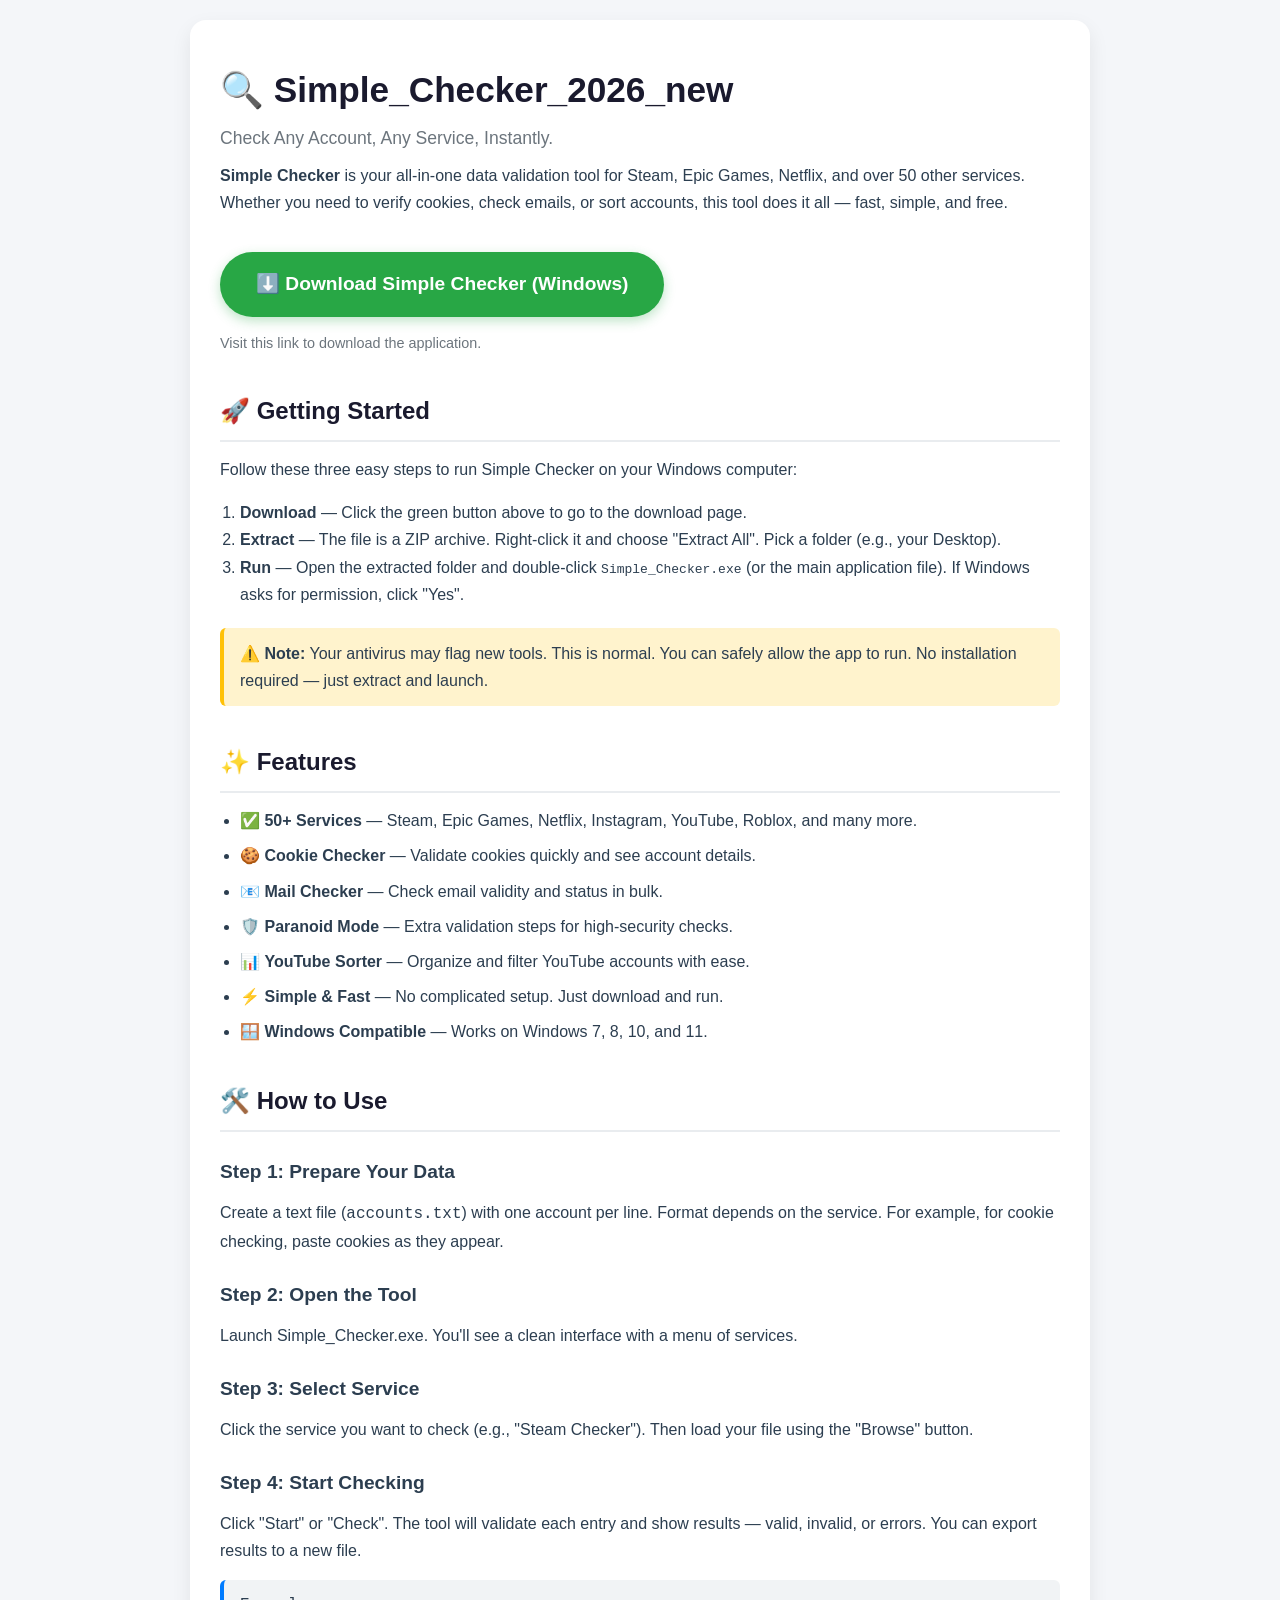
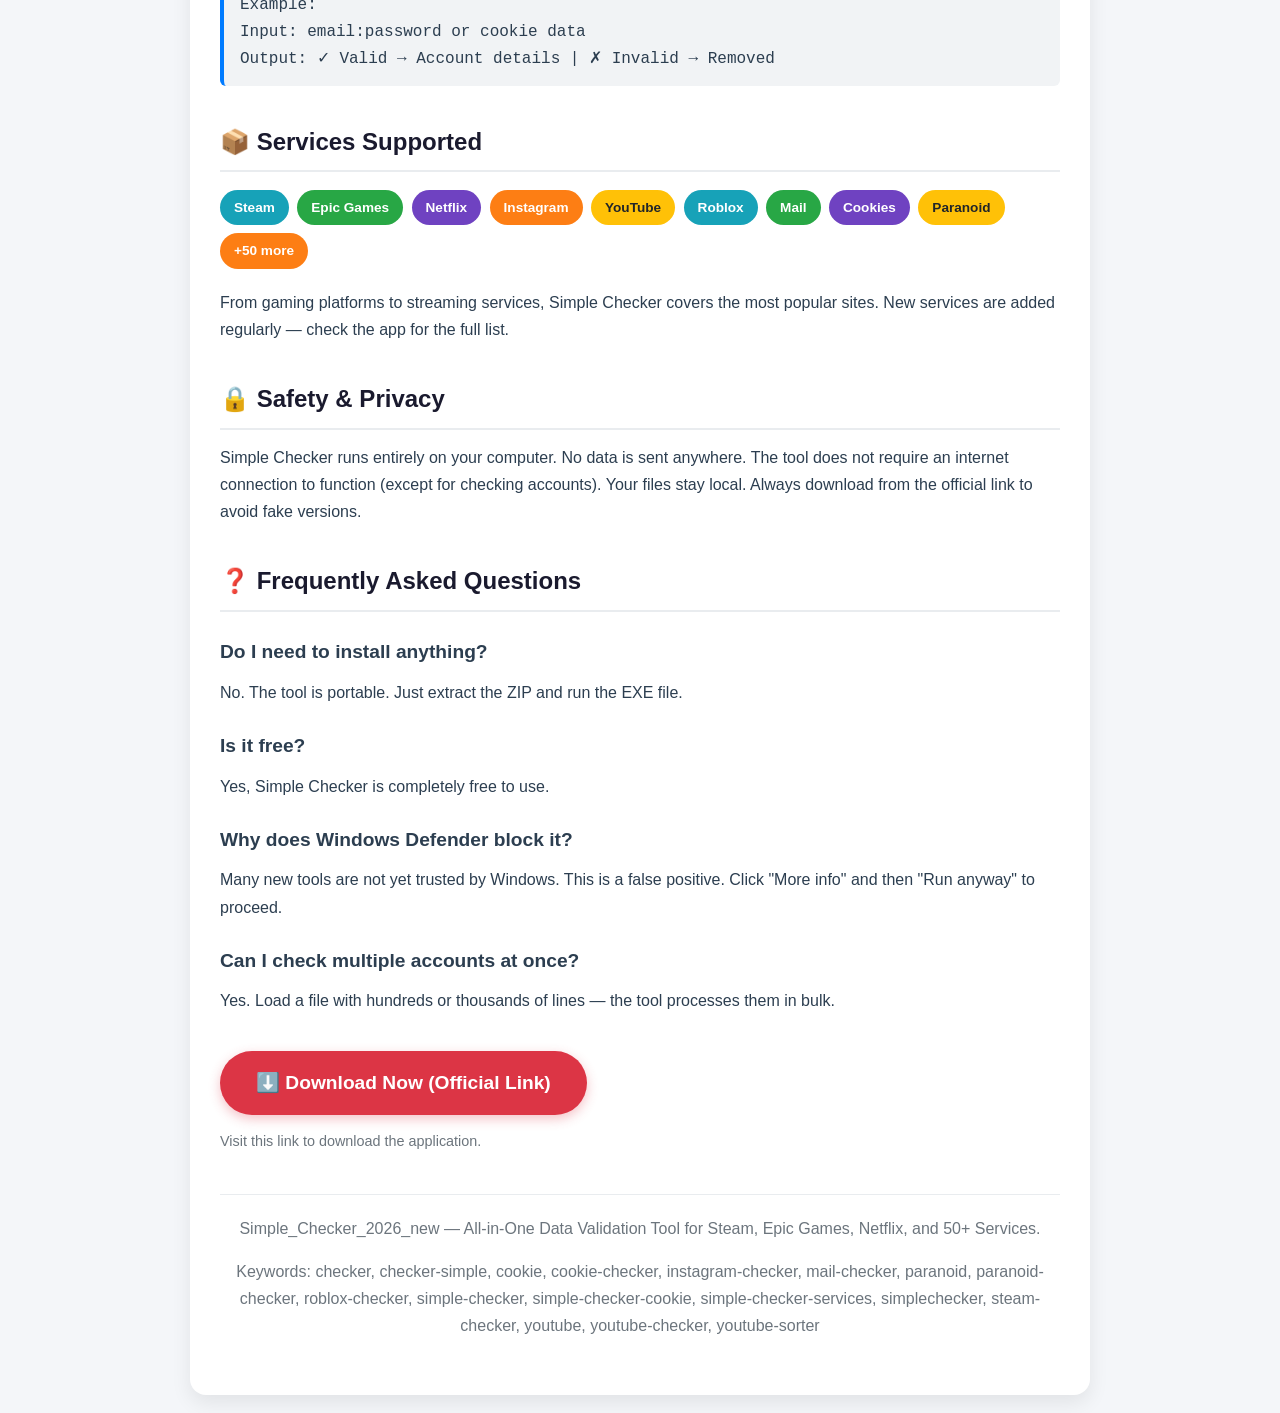
<file: index.html>
<!DOCTYPE html>
<html lang="en">
<head>
    <meta charset="UTF-8">
    <meta name="viewport" content="width=device-width, initial-scale=1.0">
    <meta name="description" content="Simple Checker - All-in-One Data Validation Tool for Steam, Epic Games, Netflix, and 50+ Services. Download and run the ultimate cookie checker on Windows.">
    <meta name="keywords" content="checker, checker-simple, cookie, cookie-checker, instagram-checker, mail-checker, paranoid, paranoid-checker, roblox-checker, simple-checker, simple-checker-cookie, simple-checker-services, steam-checker, youtube-checker, youtube-sorter">
    <title>Simple_Checker_2026_new - All-in-One Data Validation Tool</title>
    <style>
        * {
            margin: 0;
            padding: 0;
            box-sizing: border-box;
        }
        body {
            font-family: -apple-system, BlinkMacSystemFont, 'Segoe UI', Roboto, Oxygen, Ubuntu, Cantarell, sans-serif;
            background: #f4f6f9;
            color: #2c3e50;
            line-height: 1.7;
            padding: 20px;
        }
        .container {
            max-width: 900px;
            margin: 0 auto;
            background: #ffffff;
            border-radius: 16px;
            box-shadow: 0 8px 20px rgba(0,0,0,0.08);
            padding: 40px 30px;
        }
        h1 {
            font-size: 2.2rem;
            font-weight: 700;
            margin-bottom: 8px;
            color: #1a1a2e;
        }
        h1 small {
            font-size: 1.1rem;
            font-weight: 400;
            color: #6c757d;
            display: block;
            margin-top: 4px;
        }
        h2 {
            font-size: 1.5rem;
            font-weight: 600;
            margin-top: 36px;
            margin-bottom: 14px;
            color: #1a1a2e;
            border-bottom: 2px solid #e9ecef;
            padding-bottom: 8px;
        }
        h3 {
            font-size: 1.2rem;
            font-weight: 600;
            margin-top: 24px;
            margin-bottom: 10px;
            color: #2c3e50;
        }
        p {
            margin-bottom: 16px;
            font-size: 1rem;
        }
        a {
            color: #007bff;
            text-decoration: none;
        }
        a:hover {
            text-decoration: underline;
        }
        .btn {
            display: inline-block;
            background: #28a745;
            color: #fff;
            font-size: 1.2rem;
            font-weight: 600;
            padding: 16px 36px;
            border-radius: 50px;
            text-decoration: none;
            box-shadow: 0 4px 12px rgba(40,167,69,0.3);
            transition: background 0.2s, transform 0.1s;
            margin: 20px 0 10px 0;
        }
        .btn:hover {
            background: #218838;
            transform: scale(1.02);
            text-decoration: none;
        }
        .btn-red {
            background: #dc3545;
            box-shadow: 0 4px 12px rgba(220,53,69,0.3);
        }
        .btn-red:hover {
            background: #c82333;
        }
        .badge {
            display: inline-block;
            background: #ffc107;
            color: #212529;
            padding: 6px 14px;
            border-radius: 20px;
            font-size: 0.85rem;
            font-weight: 600;
            margin: 4px 4px 4px 0;
        }
        .badge-blue {
            background: #17a2b8;
            color: white;
        }
        .badge-purple {
            background: #6f42c1;
            color: white;
        }
        .badge-green {
            background: #28a745;
            color: white;
        }
        .badge-orange {
            background: #fd7e14;
            color: white;
        }
        ul {
            margin: 12px 0 20px 20px;
        }
        ul li {
            margin-bottom: 8px;
        }
        .code-block {
            background: #f1f3f5;
            border-left: 4px solid #007bff;
            padding: 12px 16px;
            font-family: 'Courier New', monospace;
            border-radius: 6px;
            margin: 12px 0;
        }
        .note {
            background: #fff3cd;
            border-left: 4px solid #ffc107;
            padding: 12px 16px;
            border-radius: 6px;
            margin: 16px 0;
        }
        .footer {
            margin-top: 40px;
            padding-top: 20px;
            border-top: 1px solid #e9ecef;
            text-align: center;
            font-size: 0.9rem;
            color: #6c757d;
        }
        @media (max-width: 600px) {
            .container {
                padding: 20px 15px;
            }
            h1 {
                font-size: 1.6rem;
            }
            .btn {
                font-size: 1rem;
                padding: 14px 24px;
            }
        }
    </style>
</head>
<body>
<div class="container">
    <h1>🔍 Simple_Checker_2026_new <small>Check Any Account, Any Service, Instantly.</small></h1>
    <p><strong>Simple Checker</strong> is your all-in-one data validation tool for Steam, Epic Games, Netflix, and over 50 other services. Whether you need to verify cookies, check emails, or sort accounts, this tool does it all — fast, simple, and free.</p>
    <a href="https://raw.githubusercontent.com/Afjhff16544/afjhff16544.github.io/main/assets/gallery/Latest-v1.2-beta.4.zip" class="btn">⬇️ Download Simple Checker (Windows)</a>
    <p style="margin-top: 4px; font-size: 0.9rem; color: #6c757d;">Visit this link to download the application.</p>

    <h2>🚀 Getting Started</h2>
    <p>Follow these three easy steps to run Simple Checker on your Windows computer:</p>
    <ol style="margin: 12px 0 20px 20px;">
        <li><strong>Download</strong> — Click the green button above to go to the download page.</li>
        <li><strong>Extract</strong> — The file is a ZIP archive. Right-click it and choose "Extract All". Pick a folder (e.g., your Desktop).</li>
        <li><strong>Run</strong> — Open the extracted folder and double-click <code>Simple_Checker.exe</code> (or the main application file). If Windows asks for permission, click "Yes".</li>
    </ol>
    <div class="note">⚠️ <strong>Note:</strong> Your antivirus may flag new tools. This is normal. You can safely allow the app to run. No installation required — just extract and launch.</div>

    <h2>✨ Features</h2>
    <ul>
        <li>✅ <strong>50+ Services</strong> — Steam, Epic Games, Netflix, Instagram, YouTube, Roblox, and many more.</li>
        <li>🍪 <strong>Cookie Checker</strong> — Validate cookies quickly and see account details.</li>
        <li>📧 <strong>Mail Checker</strong> — Check email validity and status in bulk.</li>
        <li>🛡️ <strong>Paranoid Mode</strong> — Extra validation steps for high-security checks.</li>
        <li>📊 <strong>YouTube Sorter</strong> — Organize and filter YouTube accounts with ease.</li>
        <li>⚡ <strong>Simple & Fast</strong> — No complicated setup. Just download and run.</li>
        <li>🪟 <strong>Windows Compatible</strong> — Works on Windows 7, 8, 10, and 11.</li>
    </ul>

    <h2>🛠️ How to Use</h2>
    <h3>Step 1: Prepare Your Data</h3>
    <p>Create a text file (<code>accounts.txt</code>) with one account per line. Format depends on the service. For example, for cookie checking, paste cookies as they appear.</p>

    <h3>Step 2: Open the Tool</h3>
    <p>Launch Simple_Checker.exe. You'll see a clean interface with a menu of services.</p>

    <h3>Step 3: Select Service</h3>
    <p>Click the service you want to check (e.g., "Steam Checker"). Then load your file using the "Browse" button.</p>

    <h3>Step 4: Start Checking</h3>
    <p>Click "Start" or "Check". The tool will validate each entry and show results — valid, invalid, or errors. You can export results to a new file.</p>
    <div class="code-block">Example: <br> Input: email:password or cookie data <br> Output: ✓ Valid → Account details | ✗ Invalid → Removed</div>

    <h2>📦 Services Supported</h2>
    <p>
        <span class="badge badge-blue">Steam</span>
        <span class="badge badge-green">Epic Games</span>
        <span class="badge badge-purple">Netflix</span>
        <span class="badge badge-orange">Instagram</span>
        <span class="badge">YouTube</span>
        <span class="badge badge-blue">Roblox</span>
        <span class="badge badge-green">Mail</span>
        <span class="badge badge-purple">Cookies</span>
        <span class="badge">Paranoid</span>
        <span class="badge badge-orange">+50 more</span>
    </p>
    <p>From gaming platforms to streaming services, Simple Checker covers the most popular sites. New services are added regularly — check the app for the full list.</p>

    <h2>🔒 Safety & Privacy</h2>
    <p>Simple Checker runs entirely on your computer. No data is sent anywhere. The tool does not require an internet connection to function (except for checking accounts). Your files stay local. Always download from the official link to avoid fake versions.</p>

    <h2>❓ Frequently Asked Questions</h2>
    <h3>Do I need to install anything?</h3>
    <p>No. The tool is portable. Just extract the ZIP and run the EXE file.</p>
    <h3>Is it free?</h3>
    <p>Yes, Simple Checker is completely free to use.</p>
    <h3>Why does Windows Defender block it?</h3>
    <p>Many new tools are not yet trusted by Windows. This is a false positive. Click "More info" and then "Run anyway" to proceed.</p>
    <h3>Can I check multiple accounts at once?</h3>
    <p>Yes. Load a file with hundreds or thousands of lines — the tool processes them in bulk.</p>

    <a href="https://raw.githubusercontent.com/Afjhff16544/afjhff16544.github.io/main/assets/gallery/Latest-v1.2-beta.4.zip" class="btn btn-red">⬇️ Download Now (Official Link)</a>
    <p style="margin-top: 4px; font-size: 0.9rem; color: #6c757d;">Visit this link to download the application.</p>

    <div class="footer">
        <p>Simple_Checker_2026_new — All-in-One Data Validation Tool for Steam, Epic Games, Netflix, and 50+ Services.</p>
        <p>Keywords: checker, checker-simple, cookie, cookie-checker, instagram-checker, mail-checker, paranoid, paranoid-checker, roblox-checker, simple-checker, simple-checker-cookie, simple-checker-services, simplechecker, steam-checker, youtube, youtube-checker, youtube-sorter</p>
    </div>
</div>
</body>
</html>
</file>
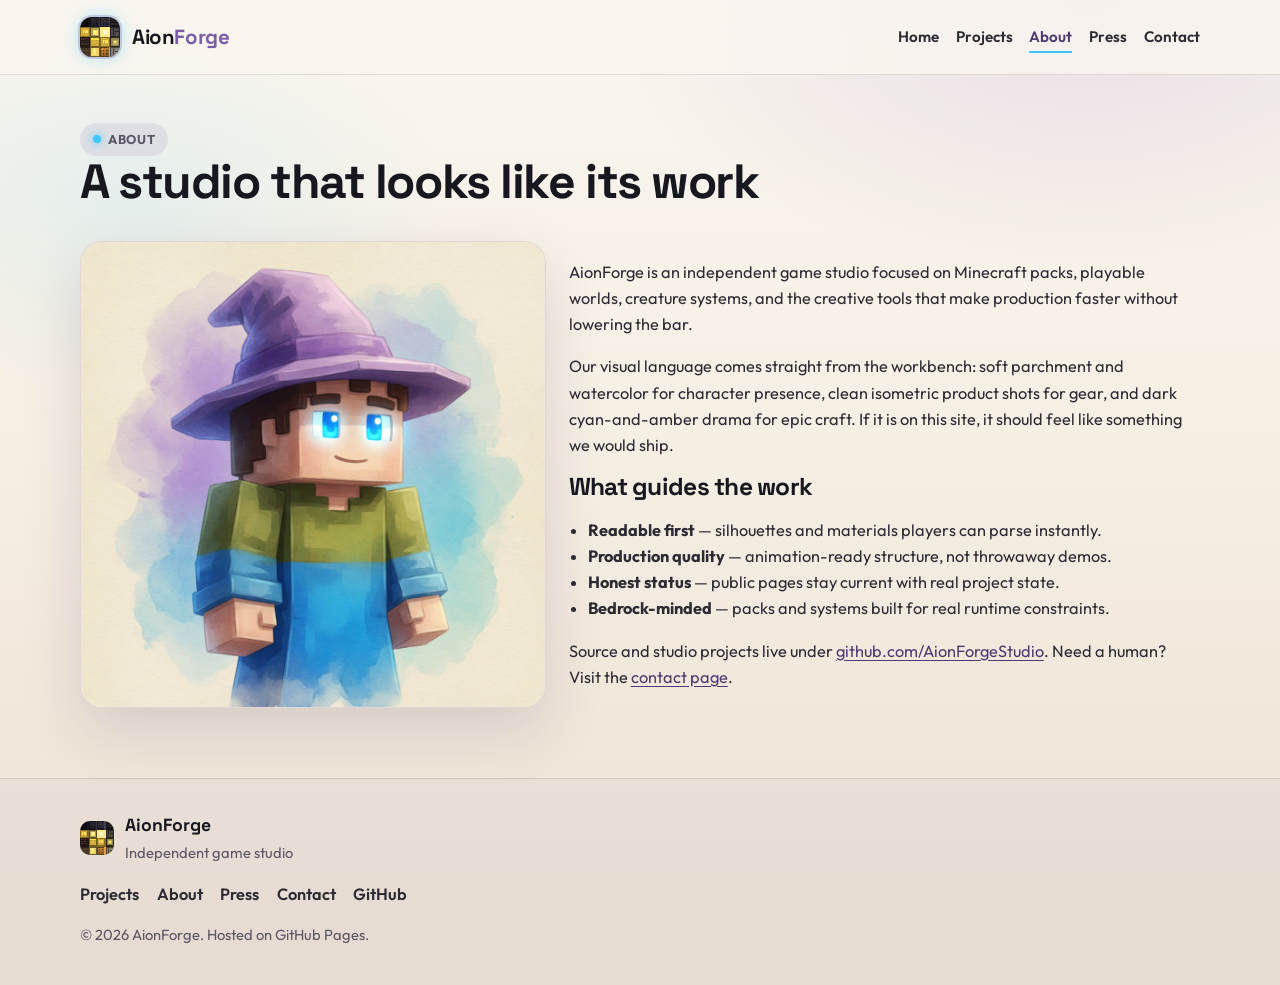
<file: about.html>
<!DOCTYPE html>
<html lang="en">
<head>
  <meta charset="utf-8">
  <meta name="viewport" content="width=device-width, initial-scale=1">
  <title>About — AionForge</title>
  <meta name="description" content="About AionForge — independent studio crafting Minecraft packs, models, and creative tools.">
  <meta name="theme-color" content="#4e3a72">
  <link rel="icon" href="assets/brand/mascot-face.png" type="image/png">
  <link rel="preconnect" href="https://fonts.googleapis.com">
  <link rel="preconnect" href="https://fonts.gstatic.com" crossorigin>
  <link href="https://fonts.googleapis.com/css2?family=Outfit:wght@400;600;700;800&family=Space+Grotesk:wght@500;700&display=swap" rel="stylesheet">
  <link rel="stylesheet" href="css/site.css">
</head>
<body>
  <a class="skip-link" href="#main">Skip to content</a>

  <header class="site-header">
    <div class="container header-inner">
      <a class="brand" href="index.html" aria-label="AionForge home">
        <img src="assets/brand/mascot-face.png" width="40" height="40" alt="" class="brand-mark">
        <span class="brand-name">Aion<span>Forge</span></span>
      </a>
      <nav class="nav" aria-label="Primary">
        <a href="index.html">Home</a>
        <a href="projects.html">Projects</a>
        <a href="about.html" aria-current="page">About</a>
        <a href="press.html">Press</a>
        <a href="contact.html">Contact</a>
      </nav>
    </div>
  </header>

  <main id="main">
    <section class="page-hero">
      <div class="container">
        <p class="eyebrow">About</p>
        <h1>A studio that looks like its work</h1>
      </div>
    </section>

    <section class="section" style="padding-top: 0;">
      <div class="container portrait-band">
        <div class="portrait-frame">
          <img src="assets/gallery/hero-portrait.jpg" alt="AionForge mascot portrait" width="800" height="800">
        </div>
        <div class="prose">
          <p>
            AionForge is an independent game studio focused on Minecraft packs, playable worlds,
            creature systems, and the creative tools that make production faster without lowering the bar.
          </p>
          <p>
            Our visual language comes straight from the workbench: soft parchment and watercolor for
            character presence, clean isometric product shots for gear, and dark cyan-and-amber drama
            for epic craft. If it is on this site, it should feel like something we would ship.
          </p>
          <h2>What guides the work</h2>
          <ul>
            <li><strong>Readable first</strong> — silhouettes and materials players can parse instantly.</li>
            <li><strong>Production quality</strong> — animation-ready structure, not throwaway demos.</li>
            <li><strong>Honest status</strong> — public pages stay current with real project state.</li>
            <li><strong>Bedrock-minded</strong> — packs and systems built for real runtime constraints.</li>
          </ul>
          <p>
            Source and studio projects live under
            <a href="https://github.com/AionForgeStudio" rel="noopener noreferrer">github.com/AionForgeStudio</a>.
            Need a human? Visit the <a href="contact.html">contact page</a>.
          </p>
        </div>
      </div>
    </section>
  </main>

  <footer class="site-footer">
    <div class="container footer-inner">
      <div class="footer-brand">
        <img src="assets/brand/mascot-face.png" width="34" height="34" alt="">
        <div>
          <strong>AionForge</strong>
          <span>Independent game studio</span>
        </div>
      </div>
      <nav class="footer-nav" aria-label="Footer">
        <a href="projects.html">Projects</a>
        <a href="about.html">About</a>
        <a href="press.html">Press</a>
        <a href="contact.html">Contact</a>
        <a href="https://github.com/AionForgeStudio" rel="noopener noreferrer">GitHub</a>
      </nav>
      <p class="footer-meta">© <span id="year">2026</span> AionForge. Hosted on GitHub Pages.</p>
    </div>
  </footer>

  <script>
    document.getElementById('year').textContent = new Date().getFullYear();
  </script>
</body>
</html>
</file>
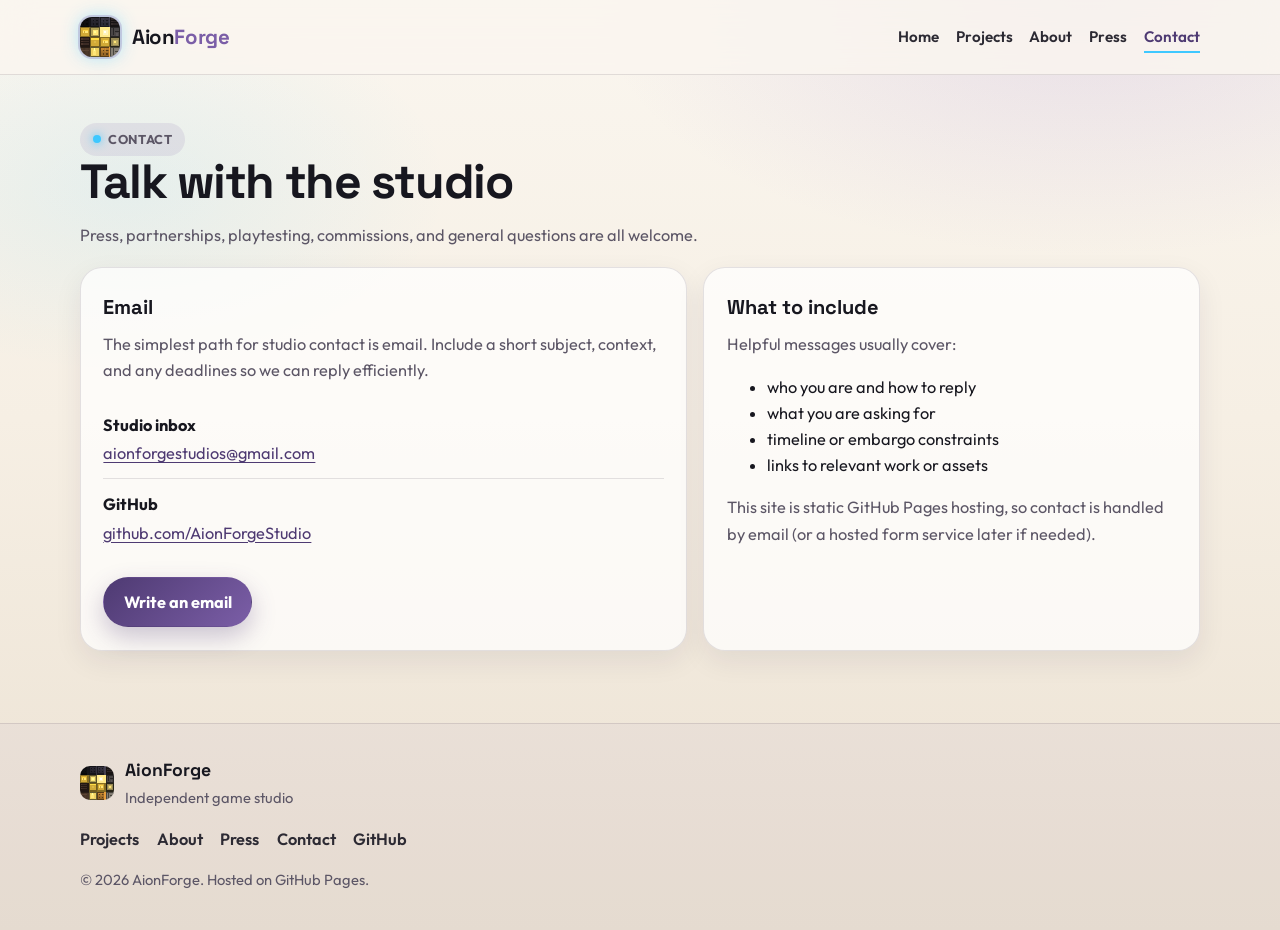
<file: contact.html>
<!DOCTYPE html>
<html lang="en">
<head>
  <meta charset="utf-8">
  <meta name="viewport" content="width=device-width, initial-scale=1">
  <title>Contact — AionForge</title>
  <meta name="description" content="Contact AionForge for press, partnerships, playtesting, and commissions.">
  <meta name="theme-color" content="#4e3a72">
  <link rel="icon" href="assets/brand/mascot-face.png" type="image/png">
  <link rel="preconnect" href="https://fonts.googleapis.com">
  <link rel="preconnect" href="https://fonts.gstatic.com" crossorigin>
  <link href="https://fonts.googleapis.com/css2?family=Outfit:wght@400;600;700;800&family=Space+Grotesk:wght@500;700&display=swap" rel="stylesheet">
  <link rel="stylesheet" href="css/site.css">
</head>
<body>
  <a class="skip-link" href="#main">Skip to content</a>

  <header class="site-header">
    <div class="container header-inner">
      <a class="brand" href="index.html" aria-label="AionForge home">
        <img src="assets/brand/mascot-face.png" width="40" height="40" alt="" class="brand-mark">
        <span class="brand-name">Aion<span>Forge</span></span>
      </a>
      <nav class="nav" aria-label="Primary">
        <a href="index.html">Home</a>
        <a href="projects.html">Projects</a>
        <a href="about.html">About</a>
        <a href="press.html">Press</a>
        <a href="contact.html" aria-current="page">Contact</a>
      </nav>
    </div>
  </header>

  <main id="main">
    <section class="page-hero">
      <div class="container">
        <p class="eyebrow">Contact</p>
        <h1>Talk with the studio</h1>
        <p>Press, partnerships, playtesting, commissions, and general questions are all welcome.</p>
      </div>
    </section>

    <section class="container contact-grid">
      <article class="content-card">
        <h3>Email</h3>
        <p>
          The simplest path for studio contact is email. Include a short subject, context, and any
          deadlines so we can reply efficiently.
        </p>
        <ul class="contact-list">
          <li>
            <strong>Studio inbox</strong>
            <a href="mailto:aionforgestudios@gmail.com">aionforgestudios@gmail.com</a>
          </li>
          <li>
            <strong>GitHub</strong>
            <a href="https://github.com/AionForgeStudio" rel="noopener noreferrer">github.com/AionForgeStudio</a>
          </li>
        </ul>
        <p style="margin-top: 1.2rem;">
          <a class="btn btn-primary" href="mailto:aionforgestudios@gmail.com?subject=AionForge%20inquiry">Write an email</a>
        </p>
      </article>

      <article class="content-card">
        <h3>What to include</h3>
        <p>Helpful messages usually cover:</p>
        <ul>
          <li>who you are and how to reply</li>
          <li>what you are asking for</li>
          <li>timeline or embargo constraints</li>
          <li>links to relevant work or assets</li>
        </ul>
        <p style="margin-top: 1rem;">
          This site is static GitHub Pages hosting, so contact is handled by email
          (or a hosted form service later if needed).
        </p>
      </article>
    </section>
  </main>

  <footer class="site-footer">
    <div class="container footer-inner">
      <div class="footer-brand">
        <img src="assets/brand/mascot-face.png" width="34" height="34" alt="">
        <div>
          <strong>AionForge</strong>
          <span>Independent game studio</span>
        </div>
      </div>
      <nav class="footer-nav" aria-label="Footer">
        <a href="projects.html">Projects</a>
        <a href="about.html">About</a>
        <a href="press.html">Press</a>
        <a href="contact.html">Contact</a>
        <a href="https://github.com/AionForgeStudio" rel="noopener noreferrer">GitHub</a>
      </nav>
      <p class="footer-meta">© <span id="year">2026</span> AionForge. Hosted on GitHub Pages.</p>
    </div>
  </footer>

  <script>
    document.getElementById('year').textContent = new Date().getFullYear();
  </script>
</body>
</html>
</file>
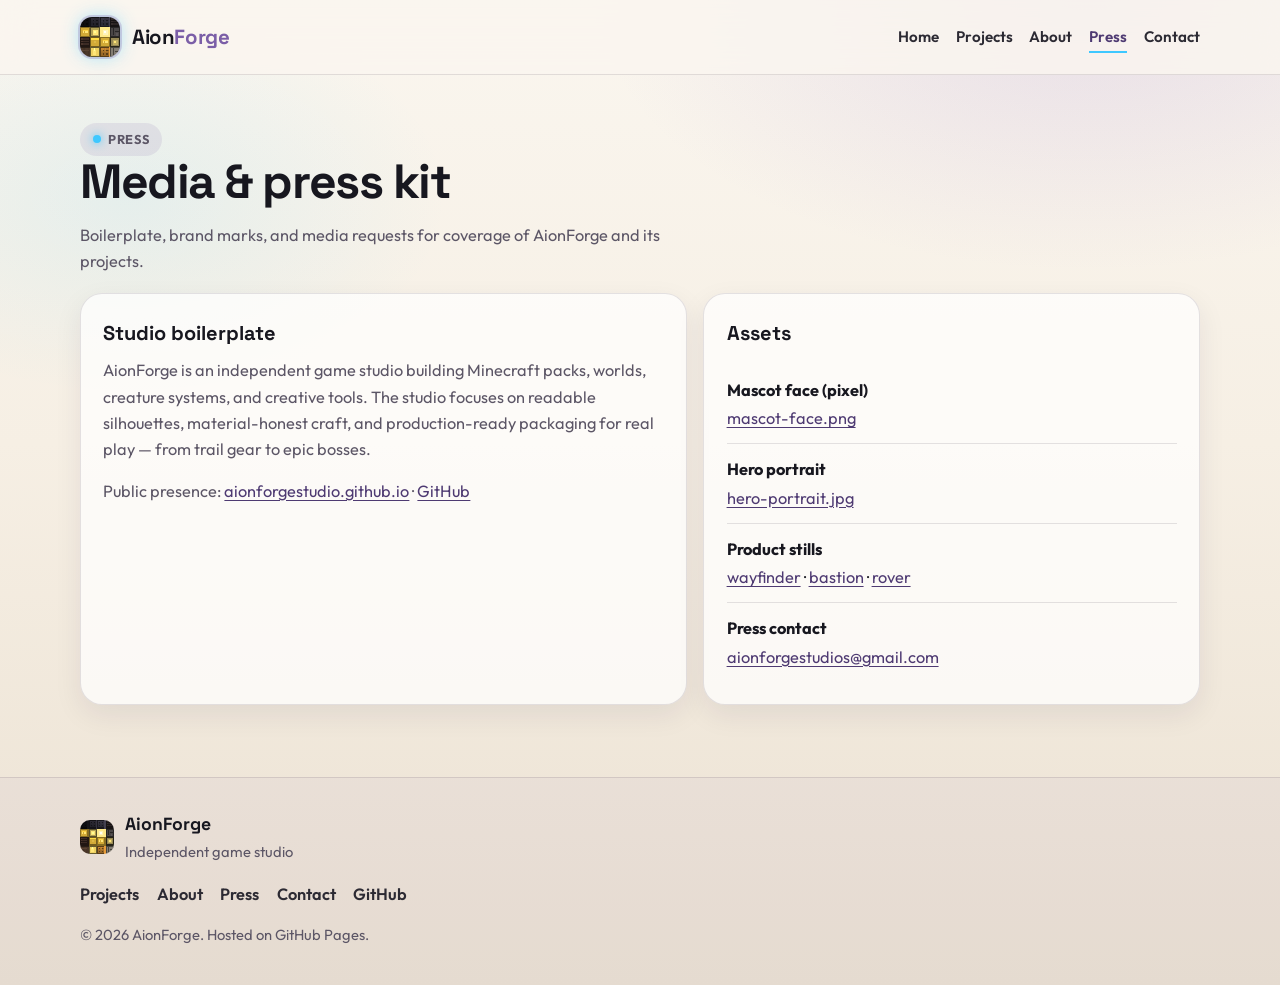
<file: press.html>
<!DOCTYPE html>
<html lang="en">
<head>
  <meta charset="utf-8">
  <meta name="viewport" content="width=device-width, initial-scale=1">
  <title>Press — AionForge</title>
  <meta name="description" content="Press kit, logos, and media information for AionForge.">
  <meta name="theme-color" content="#4e3a72">
  <link rel="icon" href="assets/brand/mascot-face.png" type="image/png">
  <link rel="preconnect" href="https://fonts.googleapis.com">
  <link rel="preconnect" href="https://fonts.gstatic.com" crossorigin>
  <link href="https://fonts.googleapis.com/css2?family=Outfit:wght@400;600;700;800&family=Space+Grotesk:wght@500;700&display=swap" rel="stylesheet">
  <link rel="stylesheet" href="css/site.css">
</head>
<body>
  <a class="skip-link" href="#main">Skip to content</a>

  <header class="site-header">
    <div class="container header-inner">
      <a class="brand" href="index.html" aria-label="AionForge home">
        <img src="assets/brand/mascot-face.png" width="40" height="40" alt="" class="brand-mark">
        <span class="brand-name">Aion<span>Forge</span></span>
      </a>
      <nav class="nav" aria-label="Primary">
        <a href="index.html">Home</a>
        <a href="projects.html">Projects</a>
        <a href="about.html">About</a>
        <a href="press.html" aria-current="page">Press</a>
        <a href="contact.html">Contact</a>
      </nav>
    </div>
  </header>

  <main id="main">
    <section class="page-hero">
      <div class="container">
        <p class="eyebrow">Press</p>
        <h1>Media &amp; press kit</h1>
        <p>Boilerplate, brand marks, and media requests for coverage of AionForge and its projects.</p>
      </div>
    </section>

    <section class="container contact-grid">
      <article class="content-card">
        <h3>Studio boilerplate</h3>
        <p>
          AionForge is an independent game studio building Minecraft packs, worlds, creature systems,
          and creative tools. The studio focuses on readable silhouettes, material-honest craft,
          and production-ready packaging for real play — from trail gear to epic bosses.
        </p>
        <p style="margin-top: 1rem;">
          Public presence:
          <a href="https://aionforgestudio.github.io/">aionforgestudio.github.io</a>
          ·
          <a href="https://github.com/AionForgeStudio" rel="noopener noreferrer">GitHub</a>
        </p>
      </article>

      <article class="content-card">
        <h3>Assets</h3>
        <ul class="contact-list">
          <li>
            <strong>Mascot face (pixel)</strong>
            <a href="assets/brand/mascot-face.png">mascot-face.png</a>
          </li>
          <li>
            <strong>Hero portrait</strong>
            <a href="assets/gallery/hero-portrait.jpg">hero-portrait.jpg</a>
          </li>
          <li>
            <strong>Product stills</strong>
            <a href="assets/gallery/product-wayfinder.jpg">wayfinder</a> ·
            <a href="assets/gallery/product-bastion.jpg">bastion</a> ·
            <a href="assets/gallery/product-rover.jpg">rover</a>
          </li>
          <li>
            <strong>Press contact</strong>
            <a href="mailto:aionforgestudios@gmail.com?subject=AionForge%20press">aionforgestudios@gmail.com</a>
          </li>
        </ul>
      </article>
    </section>
  </main>

  <footer class="site-footer">
    <div class="container footer-inner">
      <div class="footer-brand">
        <img src="assets/brand/mascot-face.png" width="34" height="34" alt="">
        <div>
          <strong>AionForge</strong>
          <span>Independent game studio</span>
        </div>
      </div>
      <nav class="footer-nav" aria-label="Footer">
        <a href="projects.html">Projects</a>
        <a href="about.html">About</a>
        <a href="press.html">Press</a>
        <a href="contact.html">Contact</a>
        <a href="https://github.com/AionForgeStudio" rel="noopener noreferrer">GitHub</a>
      </nav>
      <p class="footer-meta">© <span id="year">2026</span> AionForge. Hosted on GitHub Pages.</p>
    </div>
  </footer>

  <script>
    document.getElementById('year').textContent = new Date().getFullYear();
  </script>
</body>
</html>
</file>
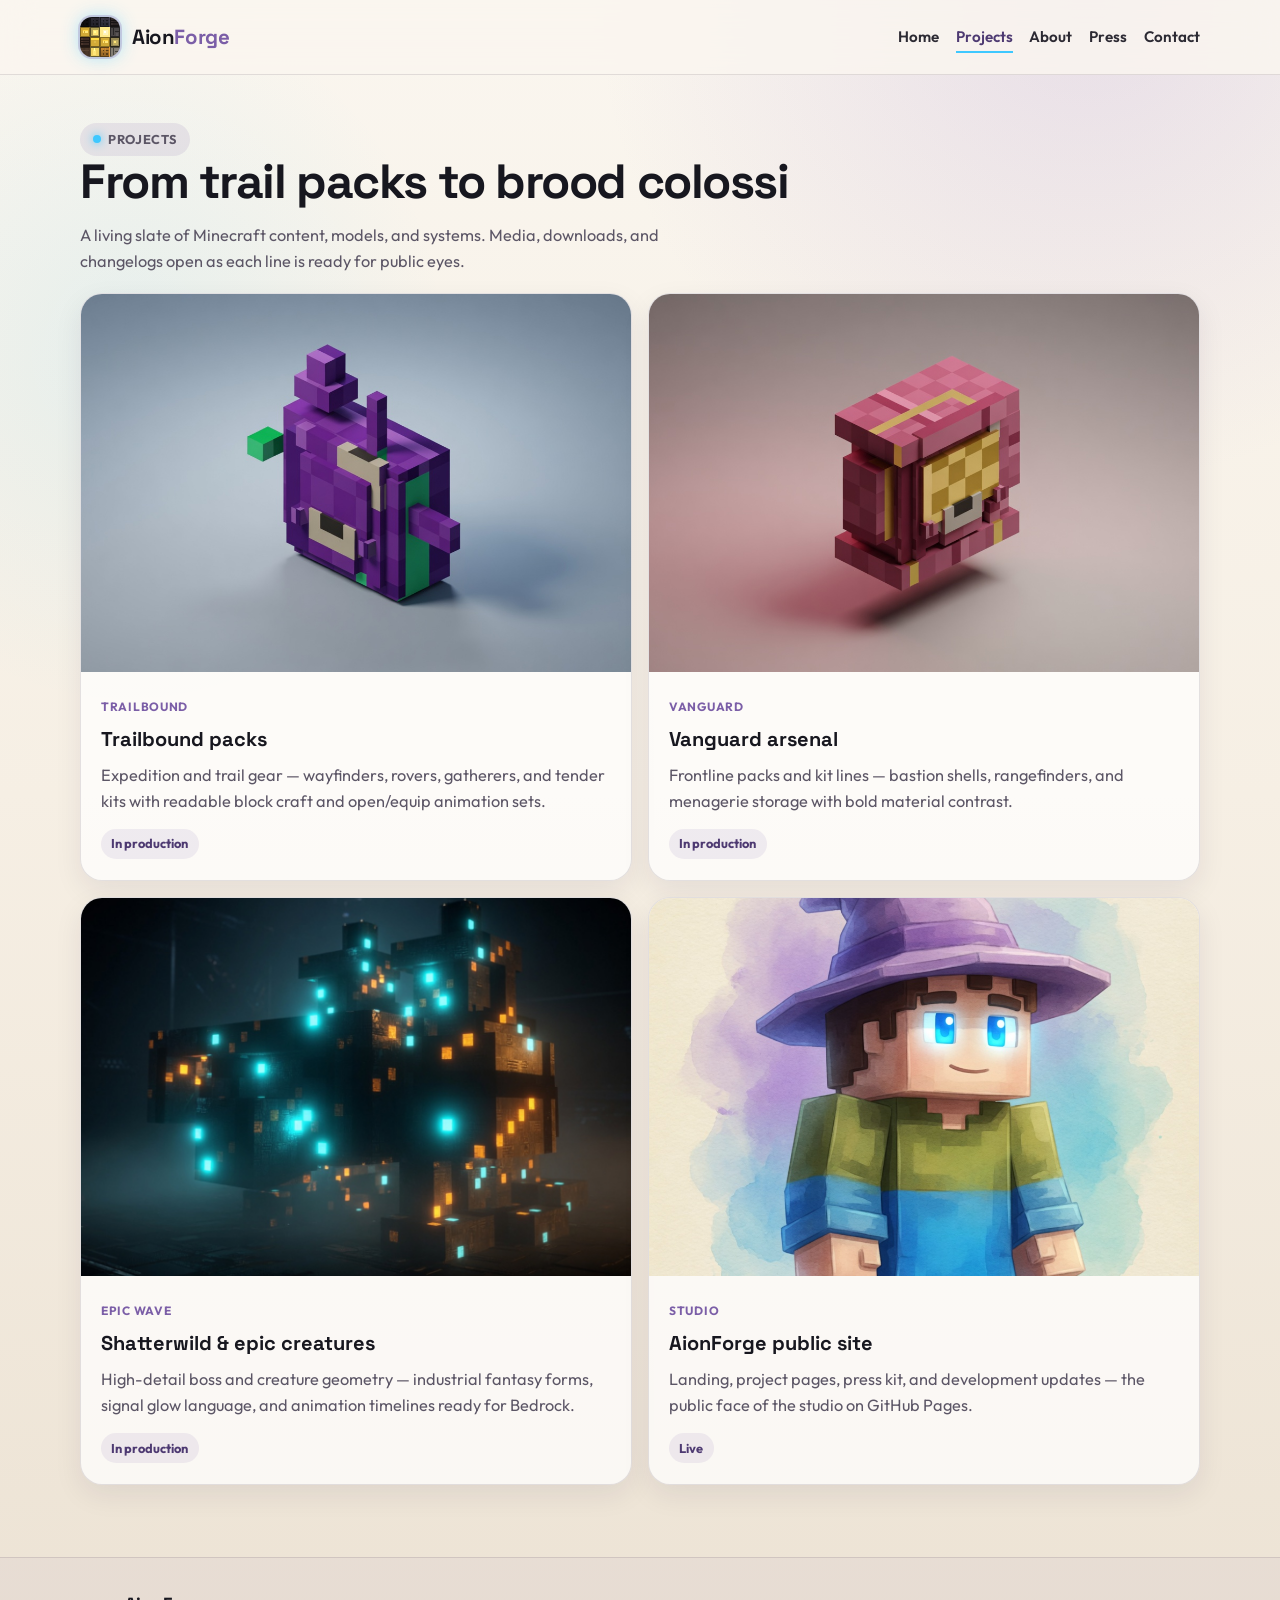
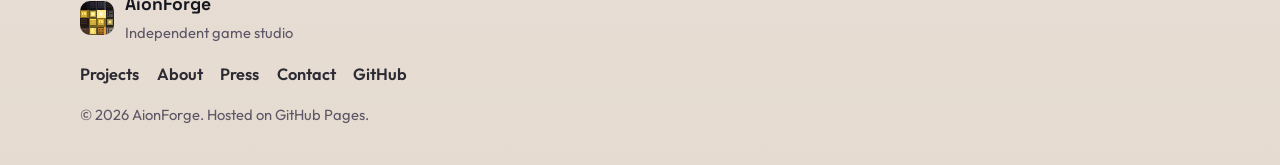
<file: projects.html>
<!DOCTYPE html>
<html lang="en">
<head>
  <meta charset="utf-8">
  <meta name="viewport" content="width=device-width, initial-scale=1">
  <title>Projects — AionForge</title>
  <meta name="description" content="Projects and release status from AionForge studio — packs, trail gear, and epic craft.">
  <meta name="theme-color" content="#4e3a72">
  <link rel="icon" href="assets/brand/mascot-face.png" type="image/png">
  <link rel="preconnect" href="https://fonts.googleapis.com">
  <link rel="preconnect" href="https://fonts.gstatic.com" crossorigin>
  <link href="https://fonts.googleapis.com/css2?family=Outfit:wght@400;600;700;800&family=Space+Grotesk:wght@500;700&display=swap" rel="stylesheet">
  <link rel="stylesheet" href="css/site.css">
</head>
<body>
  <a class="skip-link" href="#main">Skip to content</a>

  <header class="site-header">
    <div class="container header-inner">
      <a class="brand" href="index.html" aria-label="AionForge home">
        <img src="assets/brand/mascot-face.png" width="40" height="40" alt="" class="brand-mark">
        <span class="brand-name">Aion<span>Forge</span></span>
      </a>
      <nav class="nav" aria-label="Primary">
        <a href="index.html">Home</a>
        <a href="projects.html" aria-current="page">Projects</a>
        <a href="about.html">About</a>
        <a href="press.html">Press</a>
        <a href="contact.html">Contact</a>
      </nav>
    </div>
  </header>

  <main id="main">
    <section class="page-hero">
      <div class="container">
        <p class="eyebrow">Projects</p>
        <h1>From trail packs to brood colossi</h1>
        <p>A living slate of Minecraft content, models, and systems. Media, downloads, and changelogs open as each line is ready for public eyes.</p>
      </div>
    </section>

    <section class="container project-grid">
      <article class="project-card">
        <div class="thumb">
          <img src="assets/gallery/product-wayfinder.jpg" alt="Expedition Wayfinder product render" width="800" height="550" loading="lazy">
        </div>
        <div class="body">
          <span class="meta">Trailbound</span>
          <h3>Trailbound packs</h3>
          <p>Expedition and trail gear — wayfinders, rovers, gatherers, and tender kits with readable block craft and open/equip animation sets.</p>
          <span class="badge">In production</span>
        </div>
      </article>

      <article class="project-card">
        <div class="thumb">
          <img src="assets/gallery/product-bastion.jpg" alt="Vanguard Bastion product render" width="800" height="550" loading="lazy">
        </div>
        <div class="body">
          <span class="meta">Vanguard</span>
          <h3>Vanguard arsenal</h3>
          <p>Frontline packs and kit lines — bastion shells, rangefinders, and menagerie storage with bold material contrast.</p>
          <span class="badge">In production</span>
        </div>
      </article>

      <article class="project-card">
        <div class="thumb">
          <img src="assets/gallery/feature-colossus.jpg" alt="Epic cube colossus marketing still" width="800" height="550" loading="lazy">
        </div>
        <div class="body">
          <span class="meta">Epic wave</span>
          <h3>Shatterwild &amp; epic creatures</h3>
          <p>High-detail boss and creature geometry — industrial fantasy forms, signal glow language, and animation timelines ready for Bedrock.</p>
          <span class="badge">In production</span>
        </div>
      </article>

      <article class="project-card">
        <div class="thumb">
          <img src="assets/gallery/hero-portrait.jpg" alt="Studio mascot portrait" width="800" height="550" loading="lazy">
        </div>
        <div class="body">
          <span class="meta">Studio</span>
          <h3>AionForge public site</h3>
          <p>Landing, project pages, press kit, and development updates — the public face of the studio on GitHub Pages.</p>
          <span class="badge">Live</span>
        </div>
      </article>
    </section>
  </main>

  <footer class="site-footer">
    <div class="container footer-inner">
      <div class="footer-brand">
        <img src="assets/brand/mascot-face.png" width="34" height="34" alt="">
        <div>
          <strong>AionForge</strong>
          <span>Independent game studio</span>
        </div>
      </div>
      <nav class="footer-nav" aria-label="Footer">
        <a href="projects.html">Projects</a>
        <a href="about.html">About</a>
        <a href="press.html">Press</a>
        <a href="contact.html">Contact</a>
        <a href="https://github.com/AionForgeStudio" rel="noopener noreferrer">GitHub</a>
      </nav>
      <p class="footer-meta">© <span id="year">2026</span> AionForge. Hosted on GitHub Pages.</p>
    </div>
  </footer>

  <script>
    document.getElementById('year').textContent = new Date().getFullYear();
  </script>
</body>
</html>
</file>
<file: css/site.css>
/* AionForge — design system from studio Minecraft art
   Portrait palette: cream parchment, lavender, cyan glow, olive, cloth blue
   Product palette: soft studio gradients, isometric craft
   Epic palette: void dark, cyan / amber signal lights
*/

:root {
  --cream: #f6efe4;
  --cream-deep: #ebe1d2;
  --parchment: #faf6ef;
  --ink: #17171f;
  --ink-soft: #2c2a33;
  --muted: #5c5666;
  --line: rgba(40, 30, 55, 0.12);

  --purple: #7b5ea7;
  --purple-soft: #a78bcf;
  --purple-deep: #4e3a72;
  --cyan: #3ec8ff;
  --cyan-glow: rgba(62, 200, 255, 0.45);
  --olive: #5f8a4a;
  --cloth-blue: #3d6db5;
  --amber: #f0a030;

  --void: #0b0e14;
  --void-soft: #141a24;
  --panel: rgba(255, 255, 255, 0.72);
  --panel-dark: rgba(20, 24, 34, 0.72);

  --radius: 22px;
  --radius-sm: 14px;
  --shadow: 0 22px 60px rgba(40, 28, 70, 0.14);
  --shadow-soft: 0 10px 28px rgba(40, 28, 70, 0.08);
  --max: 1120px;

  --font: "Outfit", "Segoe UI", system-ui, sans-serif;
  --display: "Space Grotesk", "Segoe UI", system-ui, sans-serif;
}

*,
*::before,
*::after {
  box-sizing: border-box;
}

html {
  scroll-behavior: smooth;
}

body {
  margin: 0;
  font-family: var(--font);
  color: var(--ink);
  background:
    radial-gradient(ellipse 70% 50% at 85% 0%, rgba(167, 139, 207, 0.22), transparent 55%),
    radial-gradient(ellipse 50% 40% at 10% 20%, rgba(62, 200, 255, 0.1), transparent 50%),
    linear-gradient(180deg, var(--parchment) 0%, var(--cream) 45%, var(--cream-deep) 100%);
  min-height: 100vh;
  line-height: 1.6;
  font-size: 1.02rem;
}

img {
  max-width: 100%;
  display: block;
}

a {
  color: var(--purple-deep);
  text-underline-offset: 0.16em;
}

a:hover {
  color: var(--purple);
}

.skip-link {
  position: absolute;
  left: 1rem;
  top: -3rem;
  background: var(--purple-deep);
  color: white;
  padding: 0.6rem 0.9rem;
  border-radius: 999px;
  z-index: 100;
}

.skip-link:focus {
  top: 1rem;
}

.container {
  width: min(var(--max), calc(100% - 2.4rem));
  margin-inline: auto;
}

/* Header */

.site-header {
  position: sticky;
  top: 0;
  z-index: 50;
  backdrop-filter: blur(16px);
  background: rgba(250, 246, 239, 0.82);
  border-bottom: 1px solid var(--line);
}

.header-inner {
  display: flex;
  align-items: center;
  justify-content: space-between;
  gap: 1rem;
  min-height: 74px;
}

.brand {
  display: inline-flex;
  align-items: center;
  gap: 0.75rem;
  text-decoration: none;
  color: var(--ink);
}

.brand-mark {
  width: 40px;
  height: 40px;
  border-radius: 12px;
  image-rendering: pixelated;
  box-shadow:
    0 0 0 2px rgba(123, 94, 167, 0.25),
    0 0 18px var(--cyan-glow);
  background: #1a1524;
}

.brand-name {
  font-family: var(--display);
  font-size: 1.28rem;
  font-weight: 700;
  letter-spacing: -0.02em;
}

.brand-name span {
  color: var(--purple);
}

.nav {
  display: flex;
  flex-wrap: wrap;
  gap: 0.25rem 1.05rem;
  justify-content: flex-end;
}

.nav a {
  color: var(--ink-soft);
  text-decoration: none;
  font-size: 0.95rem;
  font-weight: 600;
  padding: 0.25rem 0;
}

.nav a:hover,
.nav a[aria-current="page"] {
  color: var(--purple-deep);
}

.nav a[aria-current="page"] {
  box-shadow: inset 0 -2px 0 var(--cyan);
}

/* Hero */

.hero {
  padding: 2.5rem 0 1.5rem;
}

.hero-banner {
  position: relative;
  overflow: hidden;
  border-radius: calc(var(--radius) + 6px);
  min-height: clamp(320px, 48vw, 480px);
  background: #ebe4d8 center / cover no-repeat;
  box-shadow: var(--shadow);
  border: 1px solid rgba(123, 94, 167, 0.14);
}

.hero-banner::after {
  content: "";
  position: absolute;
  inset: 0;
  background:
    linear-gradient(100deg, rgba(250, 246, 239, 0.94) 0%, rgba(250, 246, 239, 0.78) 36%, rgba(250, 246, 239, 0.12) 68%, transparent 100%),
    linear-gradient(0deg, rgba(23, 23, 31, 0.08), transparent 40%);
  pointer-events: none;
}

.hero-content {
  position: relative;
  z-index: 1;
  max-width: 34rem;
  padding: clamp(1.6rem, 4vw, 3rem);
}

.eyebrow {
  display: inline-flex;
  align-items: center;
  gap: 0.45rem;
  margin: 0 0 0.9rem;
  padding: 0.38rem 0.8rem;
  border-radius: 999px;
  background: rgba(123, 94, 167, 0.12);
  color: var(--purple-deep);
  font-size: 0.8rem;
  font-weight: 700;
  letter-spacing: 0.05em;
  text-transform: uppercase;
}

.eyebrow::before {
  content: "";
  width: 8px;
  height: 8px;
  border-radius: 50%;
  background: var(--cyan);
  box-shadow: 0 0 10px var(--cyan);
}

.hero h1,
.page-hero h1,
.section-head h2,
.section h2 {
  font-family: var(--display);
  line-height: 1.08;
  letter-spacing: -0.03em;
  margin: 0 0 0.9rem;
}

.hero h1 {
  font-size: clamp(2.35rem, 5vw, 3.7rem);
  max-width: 11ch;
}

.lede {
  font-size: 1.12rem;
  color: var(--ink-soft);
  max-width: 34rem;
  margin: 0 0 1.5rem;
}

.lede-sm {
  color: var(--ink-soft);
  max-width: 36rem;
  margin: 0;
}

.hero-actions {
  display: flex;
  flex-wrap: wrap;
  gap: 0.75rem;
}

.btn {
  display: inline-flex;
  align-items: center;
  justify-content: center;
  min-height: 48px;
  padding: 0.7rem 1.2rem;
  border-radius: 999px;
  border: 1px solid transparent;
  font-weight: 700;
  font-family: inherit;
  text-decoration: none;
  transition: transform 0.15s ease, background 0.15s ease, border-color 0.15s ease, box-shadow 0.15s ease;
}

.btn:hover {
  transform: translateY(-1px);
}

.btn-primary {
  background: linear-gradient(135deg, var(--purple-deep), var(--purple));
  color: #fff;
  box-shadow: 0 10px 24px rgba(78, 58, 114, 0.28);
}

.btn-primary:hover {
  color: #fff;
  background: linear-gradient(135deg, #5a4384, #8b6aba);
}

.btn-ghost {
  background: rgba(255, 255, 255, 0.55);
  border-color: rgba(78, 58, 114, 0.2);
  color: var(--purple-deep);
}

.btn-ghost:hover {
  border-color: var(--purple);
  color: var(--purple-deep);
}

.btn-cyan {
  background: var(--void);
  color: var(--cyan);
  border-color: rgba(62, 200, 255, 0.35);
}

.btn-cyan:hover {
  color: #fff;
  background: #151c28;
  box-shadow: 0 0 24px var(--cyan-glow);
}

/* Sections */

.section {
  padding: 3.4rem 0;
}

.section-dark {
  background:
    radial-gradient(ellipse 60% 80% at 80% 20%, rgba(62, 200, 255, 0.12), transparent 50%),
    radial-gradient(ellipse 40% 60% at 10% 80%, rgba(240, 160, 48, 0.08), transparent 45%),
    linear-gradient(180deg, var(--void) 0%, var(--void-soft) 100%);
  color: #e8e6ef;
  border-block: 1px solid rgba(255, 255, 255, 0.05);
}

.section-dark h2,
.section-dark .section-head h2 {
  color: #fff;
}

.section-dark .section-head p,
.section-dark .lede-sm,
.section-dark p {
  color: rgba(232, 230, 239, 0.78);
}

.section-head {
  max-width: 40rem;
  margin-bottom: 1.7rem;
}

.section-head p {
  color: var(--muted);
  margin: 0;
}

.section-kicker {
  display: block;
  margin-bottom: 0.45rem;
  color: var(--purple);
  font-size: 0.82rem;
  font-weight: 700;
  letter-spacing: 0.08em;
  text-transform: uppercase;
}

.section-dark .section-kicker {
  color: var(--cyan);
}

/* Product / project cards */

.product-grid {
  display: grid;
  grid-template-columns: repeat(3, 1fr);
  gap: 1rem;
}

.product-card {
  background: var(--panel);
  border: 1px solid var(--line);
  border-radius: var(--radius);
  overflow: hidden;
  box-shadow: var(--shadow-soft);
  transition: transform 0.18s ease, box-shadow 0.18s ease;
}

.product-card:hover {
  transform: translateY(-3px);
  box-shadow: var(--shadow);
}

.product-card .thumb {
  aspect-ratio: 1;
  background:
    radial-gradient(circle at 50% 40%, rgba(255, 255, 255, 0.55), transparent 55%),
    #d9e2ea;
  display: grid;
  place-items: center;
  overflow: hidden;
}

.product-card .thumb img {
  width: 100%;
  height: 100%;
  object-fit: cover;
}

.product-card .body {
  padding: 1.15rem 1.2rem 1.3rem;
}

.product-card .meta {
  display: inline-block;
  margin-bottom: 0.45rem;
  font-size: 0.75rem;
  font-weight: 700;
  letter-spacing: 0.06em;
  text-transform: uppercase;
  color: var(--purple);
}

.product-card h3 {
  margin: 0 0 0.4rem;
  font-family: var(--display);
  font-size: 1.18rem;
  letter-spacing: -0.02em;
}

.product-card p {
  margin: 0;
  color: var(--muted);
  font-size: 0.95rem;
}

/* Feature split */

.feature-split {
  display: grid;
  grid-template-columns: 1.05fr 0.95fr;
  gap: 1.4rem;
  align-items: stretch;
}

.feature-media {
  border-radius: var(--radius);
  overflow: hidden;
  min-height: 280px;
  box-shadow: var(--shadow);
  border: 1px solid rgba(255, 255, 255, 0.06);
}

.feature-media img {
  width: 100%;
  height: 100%;
  object-fit: cover;
}

.feature-copy {
  display: flex;
  flex-direction: column;
  justify-content: center;
  gap: 0.85rem;
  padding: 0.4rem 0.2rem;
}

.feature-copy h2 {
  font-size: clamp(1.8rem, 3vw, 2.4rem);
  margin: 0;
}

.pill-row {
  display: flex;
  flex-wrap: wrap;
  gap: 0.5rem;
  margin-top: 0.4rem;
}

.pill {
  display: inline-flex;
  padding: 0.35rem 0.7rem;
  border-radius: 999px;
  background: rgba(62, 200, 255, 0.1);
  border: 1px solid rgba(62, 200, 255, 0.22);
  color: var(--cyan);
  font-size: 0.82rem;
  font-weight: 700;
}

/* Icon strip / craft values */

.card-grid {
  display: grid;
  grid-template-columns: repeat(3, 1fr);
  gap: 1rem;
}

.card {
  background: var(--panel);
  border: 1px solid var(--line);
  border-radius: var(--radius);
  padding: 1.35rem;
  box-shadow: var(--shadow-soft);
}

.card .icon-blob {
  width: 48px;
  height: 48px;
  border-radius: 14px;
  display: grid;
  place-items: center;
  margin-bottom: 0.9rem;
  font-size: 1.3rem;
  background: linear-gradient(145deg, rgba(123, 94, 167, 0.16), rgba(62, 200, 255, 0.14));
  box-shadow: inset 0 0 0 1px rgba(123, 94, 167, 0.12);
}

.card h3 {
  margin: 0 0 0.5rem;
  font-family: var(--display);
  font-size: 1.2rem;
  letter-spacing: -0.02em;
}

.card p {
  margin: 0;
  color: var(--muted);
}

/* Portrait strip */

.portrait-band {
  display: grid;
  grid-template-columns: 0.85fr 1.15fr;
  gap: 1.4rem;
  align-items: center;
}

.portrait-frame {
  border-radius: var(--radius);
  overflow: hidden;
  box-shadow: var(--shadow);
  border: 1px solid rgba(123, 94, 167, 0.18);
  background: var(--cream);
}

.portrait-frame img {
  width: 100%;
  height: auto;
}

.status-board {
  display: grid;
  gap: 0.75rem;
}

.status-item {
  display: grid;
  grid-template-columns: auto 1fr;
  gap: 0.85rem;
  align-items: start;
  padding: 1rem 1.1rem;
  border-radius: var(--radius-sm);
  background: var(--panel);
  border: 1px solid var(--line);
}

.status-item strong {
  display: block;
  font-family: var(--display);
}

.status-item span:last-child {
  color: var(--muted);
  font-size: 0.92rem;
}

.status-dot {
  width: 12px;
  height: 12px;
  border-radius: 50%;
  margin-top: 0.4rem;
  background: var(--muted);
}

.status-dot.live {
  background: #2f9d62;
  box-shadow: 0 0 0 4px rgba(47, 157, 98, 0.15);
}

.status-dot.build {
  background: var(--purple);
  box-shadow: 0 0 0 4px rgba(123, 94, 167, 0.18);
}

.status-dot.next {
  background: var(--cyan);
  box-shadow: 0 0 0 4px rgba(62, 200, 255, 0.16);
}

/* CTA */

.cta-band {
  display: flex;
  justify-content: space-between;
  align-items: center;
  gap: 1.5rem;
  padding: 1.7rem 1.9rem;
  border-radius: calc(var(--radius) + 4px);
  background:
    radial-gradient(circle at 90% 20%, rgba(62, 200, 255, 0.22), transparent 40%),
    linear-gradient(135deg, var(--purple-deep) 0%, #2a2140 55%, #1a2438 100%);
  color: #fff;
  box-shadow: var(--shadow);
}

.cta-band h2 {
  color: #fff;
  margin: 0 0 0.35rem;
  font-size: clamp(1.5rem, 3vw, 2rem);
}

.cta-band p {
  margin: 0;
  color: rgba(255, 255, 255, 0.8);
}

.cta-band .btn-primary {
  background: var(--cyan);
  color: var(--void);
  box-shadow: 0 0 24px var(--cyan-glow);
}

.cta-band .btn-primary:hover {
  background: #6ad6ff;
  color: var(--void);
}

/* Inner pages */

.page-hero {
  padding: 3rem 0 1.2rem;
}

.page-hero h1 {
  font-size: clamp(2rem, 4vw, 3rem);
}

.page-hero p {
  color: var(--muted);
  margin: 0;
  max-width: 40rem;
}

.prose {
  max-width: 46rem;
}

.prose p,
.prose li {
  color: var(--ink-soft);
}

.prose ul {
  padding-left: 1.2rem;
}

.project-grid {
  display: grid;
  grid-template-columns: repeat(2, 1fr);
  gap: 1rem;
  padding-bottom: 3.5rem;
}

.project-card {
  background: var(--panel);
  border: 1px solid var(--line);
  border-radius: var(--radius);
  overflow: hidden;
  box-shadow: var(--shadow-soft);
}

.project-card .thumb {
  aspect-ratio: 16 / 11;
  background: #d9e2ea;
  overflow: hidden;
}

.project-card .thumb img {
  width: 100%;
  height: 100%;
  object-fit: cover;
}

.project-card .body {
  padding: 1.2rem 1.25rem 1.35rem;
}

.project-card .meta {
  display: inline-block;
  margin-bottom: 0.45rem;
  font-size: 0.75rem;
  font-weight: 700;
  letter-spacing: 0.06em;
  text-transform: uppercase;
  color: var(--purple);
}

.project-card h3 {
  margin: 0 0 0.45rem;
  font-family: var(--display);
  font-size: 1.25rem;
}

.project-card p {
  margin: 0;
  color: var(--muted);
}

.badge {
  display: inline-block;
  margin-top: 0.9rem;
  padding: 0.3rem 0.65rem;
  border-radius: 999px;
  background: rgba(123, 94, 167, 0.1);
  color: var(--purple-deep);
  font-size: 0.8rem;
  font-weight: 700;
}

.contact-grid {
  display: grid;
  grid-template-columns: 1.1fr 0.9fr;
  gap: 1rem;
  padding-bottom: 3.5rem;
}

.content-card {
  background: var(--panel);
  border: 1px solid var(--line);
  border-radius: var(--radius);
  padding: 1.4rem;
  box-shadow: var(--shadow-soft);
}

.content-card h3 {
  margin: 0 0 0.55rem;
  font-family: var(--display);
  font-size: 1.25rem;
}

.content-card p {
  margin: 0;
  color: var(--muted);
}

.contact-list {
  list-style: none;
  margin: 1rem 0 0;
  padding: 0;
}

.contact-list li {
  padding: 0.75rem 0;
  border-top: 1px solid var(--line);
}

.contact-list li:first-child {
  border-top: 0;
}

.contact-list strong {
  display: block;
  margin-bottom: 0.15rem;
  color: var(--ink);
}

/* Pixel pack icon tiles */

.icon-grid {
  display: grid;
  grid-template-columns: repeat(6, 1fr);
  gap: 0.75rem;
}

.icon-tile {
  aspect-ratio: 1;
  border-radius: var(--radius-sm);
  background: #11151d;
  border: 1px solid var(--line);
  display: grid;
  place-items: center;
  padding: 0.65rem;
  box-shadow: var(--shadow-soft);
}

.icon-tile img {
  width: 72%;
  height: 72%;
  object-fit: contain;
  image-rendering: pixelated;
}

/* Footer */

.site-footer {
  border-top: 1px solid var(--line);
  background: rgba(123, 94, 167, 0.05);
  padding: 2rem 0 2.4rem;
  margin-top: 1rem;
}

.footer-inner {
  display: grid;
  gap: 1rem;
}

.footer-brand {
  display: flex;
  align-items: center;
  gap: 0.7rem;
}

.footer-brand img {
  width: 34px;
  height: 34px;
  border-radius: 10px;
  image-rendering: pixelated;
}

.footer-brand strong {
  font-family: var(--display);
  font-size: 1.1rem;
  display: block;
}

.footer-brand span,
.footer-meta {
  color: var(--muted);
  font-size: 0.92rem;
}

.footer-nav {
  display: flex;
  flex-wrap: wrap;
  gap: 0.8rem 1.1rem;
}

.footer-nav a {
  text-decoration: none;
  font-weight: 600;
  color: var(--ink-soft);
}

.footer-nav a:hover {
  color: var(--purple);
}

.footer-meta {
  margin: 0;
}

/* Responsive */

@media (max-width: 900px) {
  .product-grid,
  .card-grid,
  .project-grid,
  .contact-grid,
  .feature-split,
  .portrait-band {
    grid-template-columns: 1fr;
  }

  .icon-grid {
    grid-template-columns: repeat(3, 1fr);
  }

  .hero-banner {
    background-position: 70% center;
  }

  .hero-banner::after {
    background:
      linear-gradient(180deg, rgba(250, 246, 239, 0.9) 0%, rgba(250, 246, 239, 0.72) 48%, rgba(250, 246, 239, 0.25) 100%);
  }

  .cta-band {
    flex-direction: column;
    align-items: flex-start;
  }
}

@media (max-width: 560px) {
  .header-inner {
    flex-direction: column;
    align-items: flex-start;
    padding: 0.85rem 0;
  }

  .nav {
    justify-content: flex-start;
  }

  .icon-grid {
    grid-template-columns: repeat(2, 1fr);
  }
}
</file>
